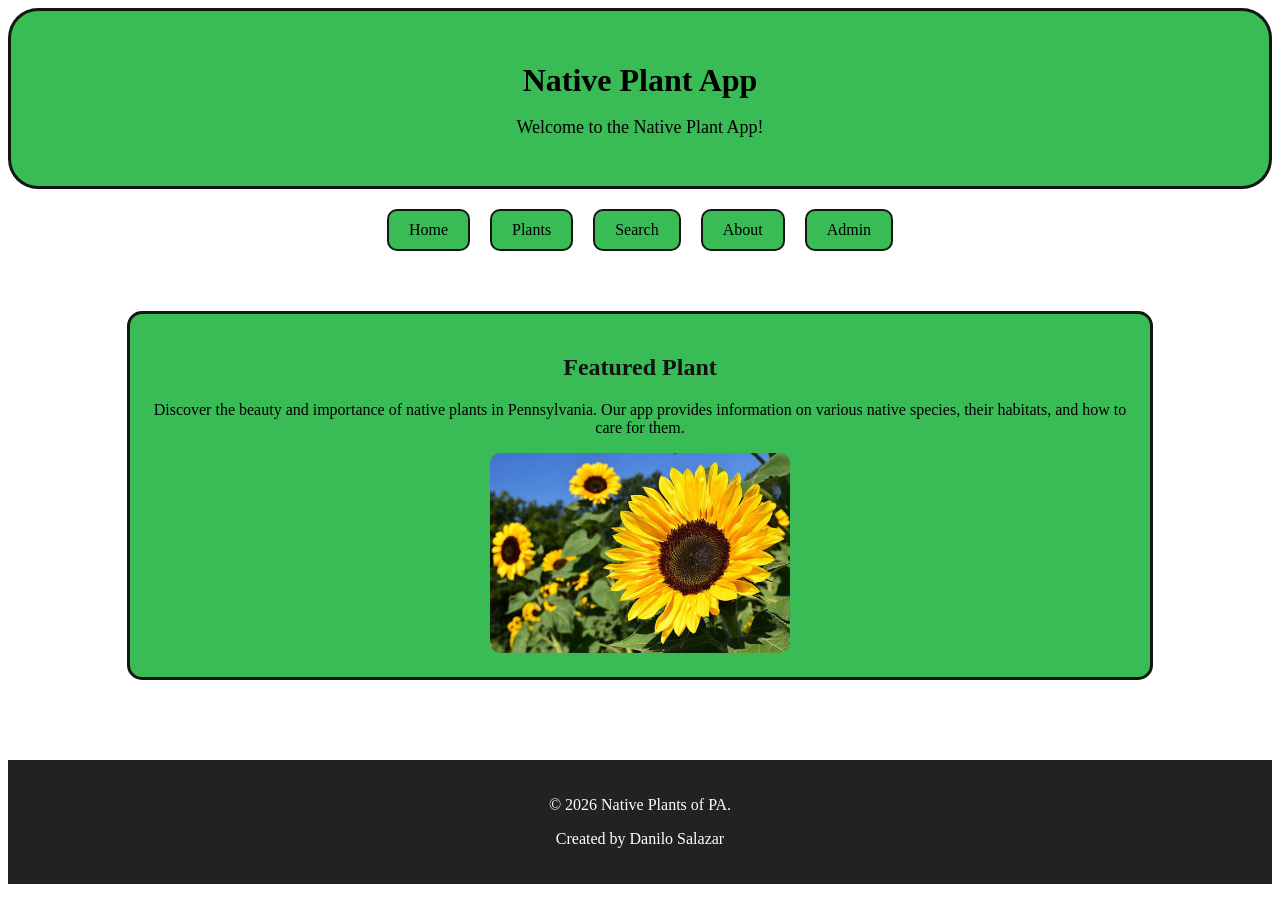
<file: Week 4/index.html>
<!DOCTYPE html>
<html lang="en">
<head>
    <meta charset="UTF-8">
    <meta name="viewport" content="width=device-width, initial-scale=1.0">
    <title>Home</title>
    <link rel="stylesheet" href="css/styles.css">
</head>
<body>
    <header id="main-header">
    <h1>Native Plant App</h1>
    <p>Welcome to the Native Plant App!</p>
    </header>
    <nav>
        <a href="index.html">Home</a>
        <a href="search.html">Plants</a>
        <a href="details.html">Search</a>
        <a href="about.html">About</a>
        <a href="admin.html">Admin</a>
    </nav>
    
    <main>
        <section class="featured-plant">
            <h2>Featured Plant</h2>
            <p>Discover the beauty and importance of native plants in Pennsylvania. Our app provides information on various native species, their habitats, and how to care for them.</p>
            <img src="images/sunflower3.jpg" alt="sunflower">
        </section>
    </main>
    <footer>
        <p>&copy; 2026 Native Plants of PA.</p>
        <p>Created by Danilo Salazar</p>
    </footer>
</body>
</html>
</file>
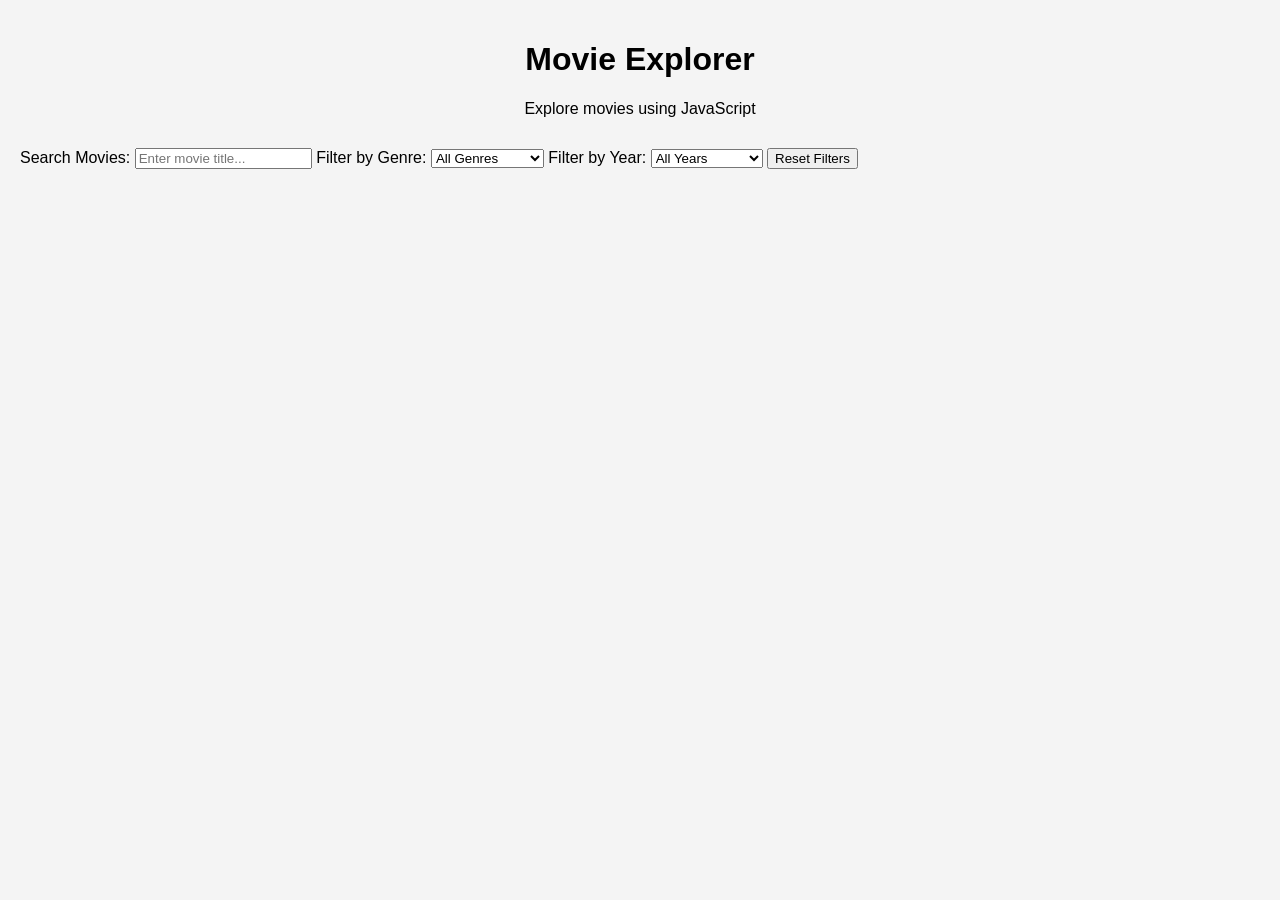
<file: Week 5/html/index.html>
<!DOCTYPE html>
<html lang="en">
<head>
    <meta charset="UTF-8">
    <meta name="viewport" content="width=device-width, initial-scale=1.0">
    <title>Movie Explorer</title>
    <!-- CSS Link -->
    <link rel="stylesheet" href="../css/styles.css">
    <script src="../js/script.js" defer></script>

</head>
<body>
    <header>
        <h1>Movie Explorer</h1>
        <p>Explore movies using JavaScript</p>
    </header>

    <main>
        <!--Part 2 Wednesday Code-->
        <section class="controls">
            <label for="search">Search Movies:</label>
            <input type="text" id="search" placeholder="Enter movie title...">

            <label for="genre-filter">Filter by Genre:</label>
            <select id="genre-filter">
                <option value="all">All Genres</option>
                <option value="Action">Action</option>
                <option value="Animation">Animation</option>
                <option value="Crime">Crime</option>
                <option value="Comedy">Comedy</option>
                <option value="Drama">Drama</option>
                <option value="Science Fiction">Science Fiction</option>
                <option value="Adventure">Adventure</option>
            </select>

            <label for="year-filter">Filter by Year:</label>
            <select id="year-filter">
                <option value="all">All Years</option>
                <option value="1990">Before 2000</option>
                <option value="2000">2000 and Later</option>
            </select>

            <button id="reset-button">Reset Filters</button>

        </section>


        <section id="movie-container"></section>
    </main>


    <!-- JavaScript Link -->
    <script src="../js/script.js"></script>

</body>
</html>
</file>
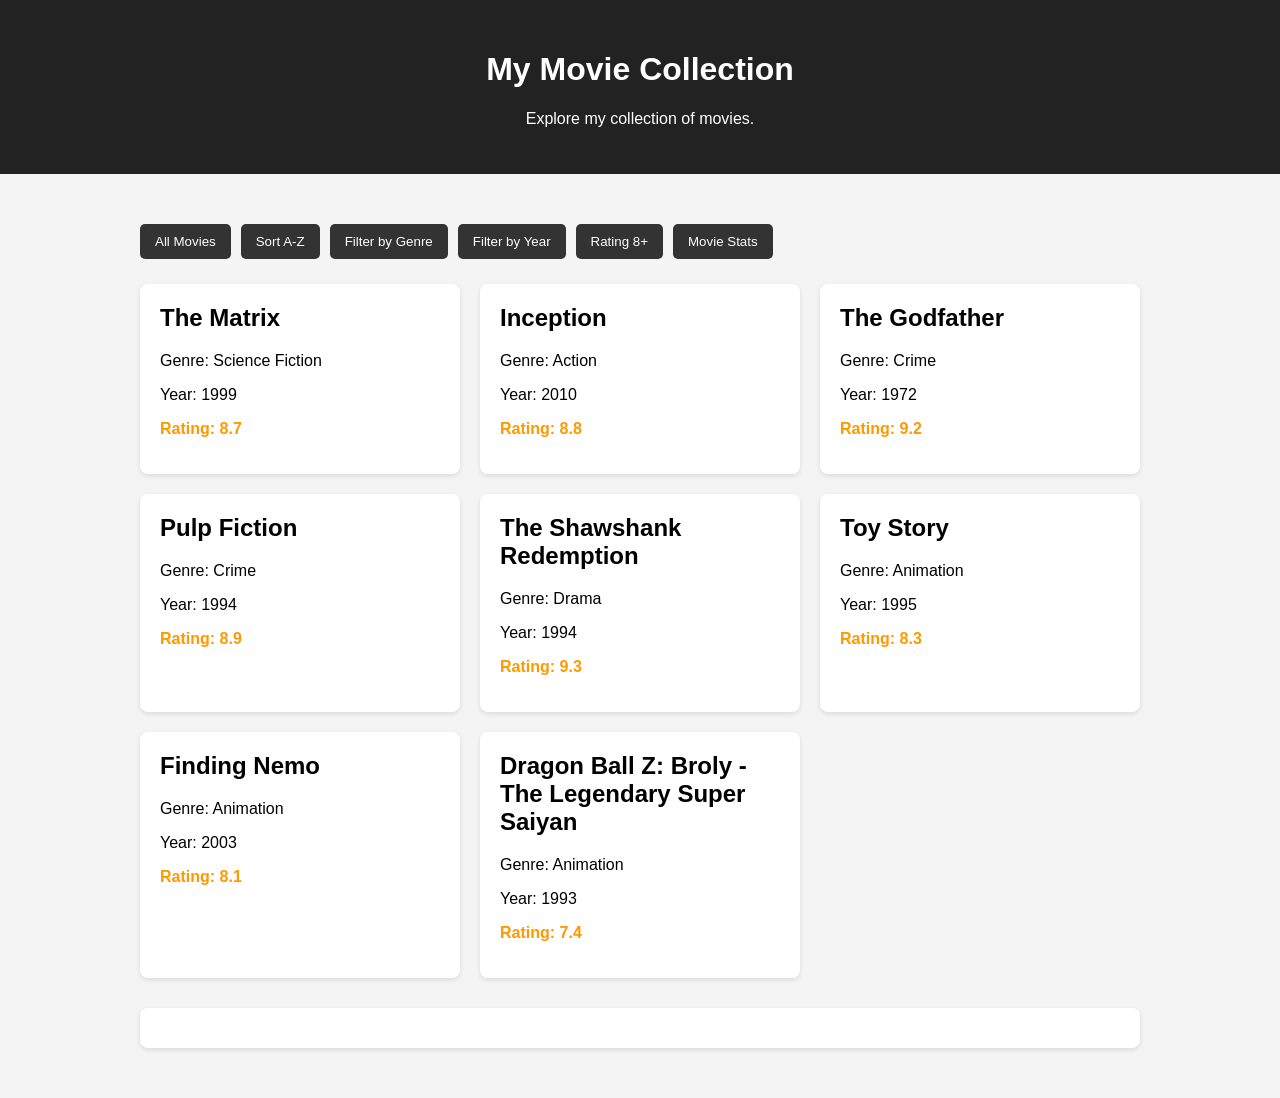
<file: Week 6/html/index.html>
<!DOCTYPE html>
<html lang="en">
<head>
    <meta charset="UTF-8">
    <meta name="viewport" content="width=device-width, initial-scale=1.0">
    <title>Movie Collection</title>
    <link rel="stylesheet" href="../styles.css/styles.css">
</head>
<body>

    <!--Header section-->
    <header>
        <h1>My Movie Collection</h1>
        <p>Explore my collection of movies.</p>
    </header>

    <!--Main section-->
    <main>
        <div class="buttons">
            <button onclick="showAllMovies()">All Movies</button>
            <button onclick="sortAlphabetically()">Sort A-Z</button>
            <button onclick="filterByGenre()">Filter by Genre</button>
            <button onclick="filterByYear()">Filter by Year</button>
            <button onclick="filterByRating()">Rating 8+</button>
            <button onclick="movieStats()">Movie Stats</button>
        </div>

        <div id="movieList"></div>
        <div id="stats"></div>

    </main>
    <script src="../js/script.js"></script>
</body>
</html>
</file>
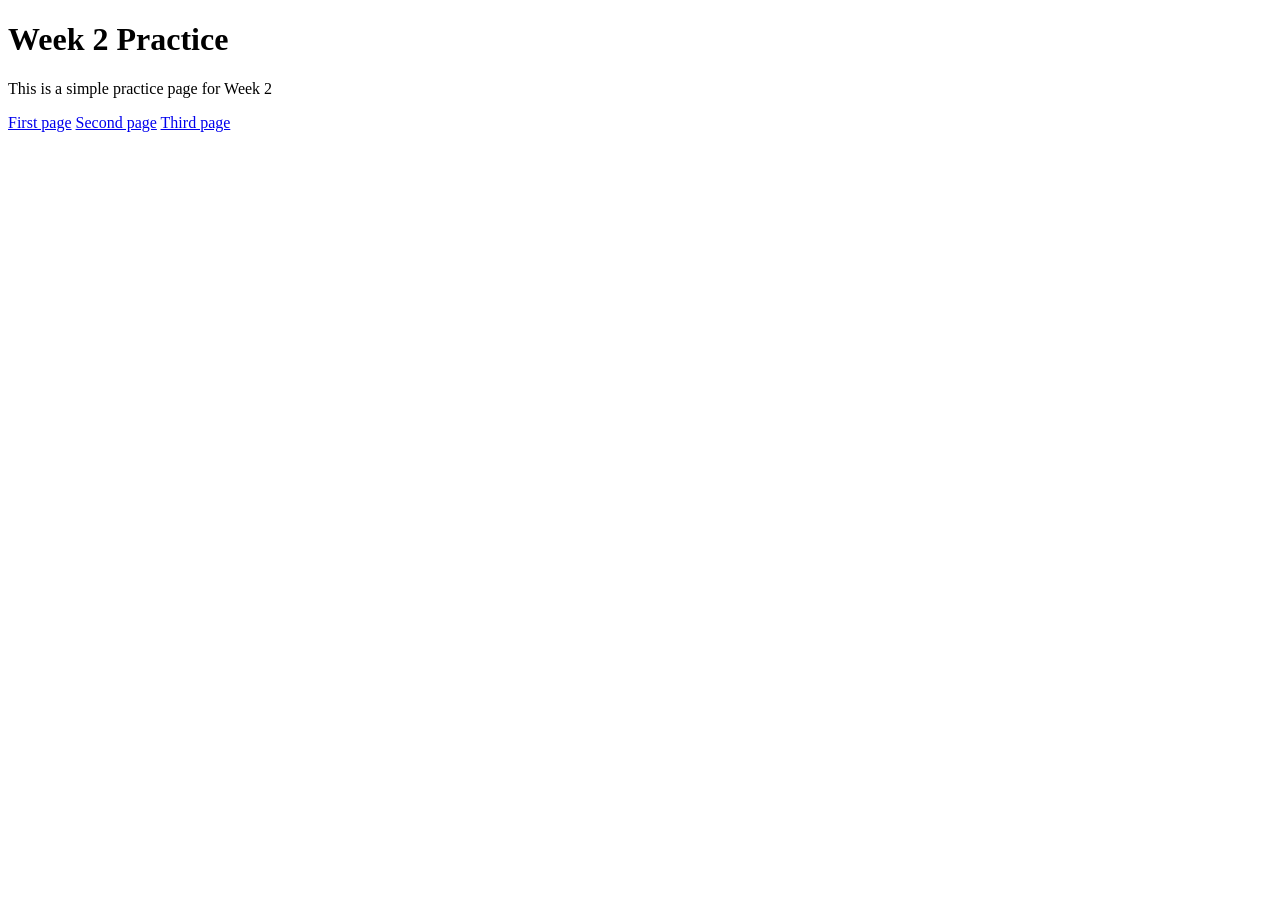
<file: about.html>
<!DOCTYPE html>
<html lang="en">
<head>
    <meta charset="UTF-8">
    <meta name="viewport" content="width=device-width, initial-scale=1.0">
    <title>About</title>
</head>
<body>

    <header>
        <h1>Week 2 Practice</h1>
        <p>This is a simple practice page for Week 2</p>
    </header>
    <!-- Nav Section -->
     <nav>
        <a href="Week2.html">First page</a>
        <a href="home.html">Second page</a>
        <a href="about.html">Third page</a>
     </nav>
     
</body>
</html>
</file>
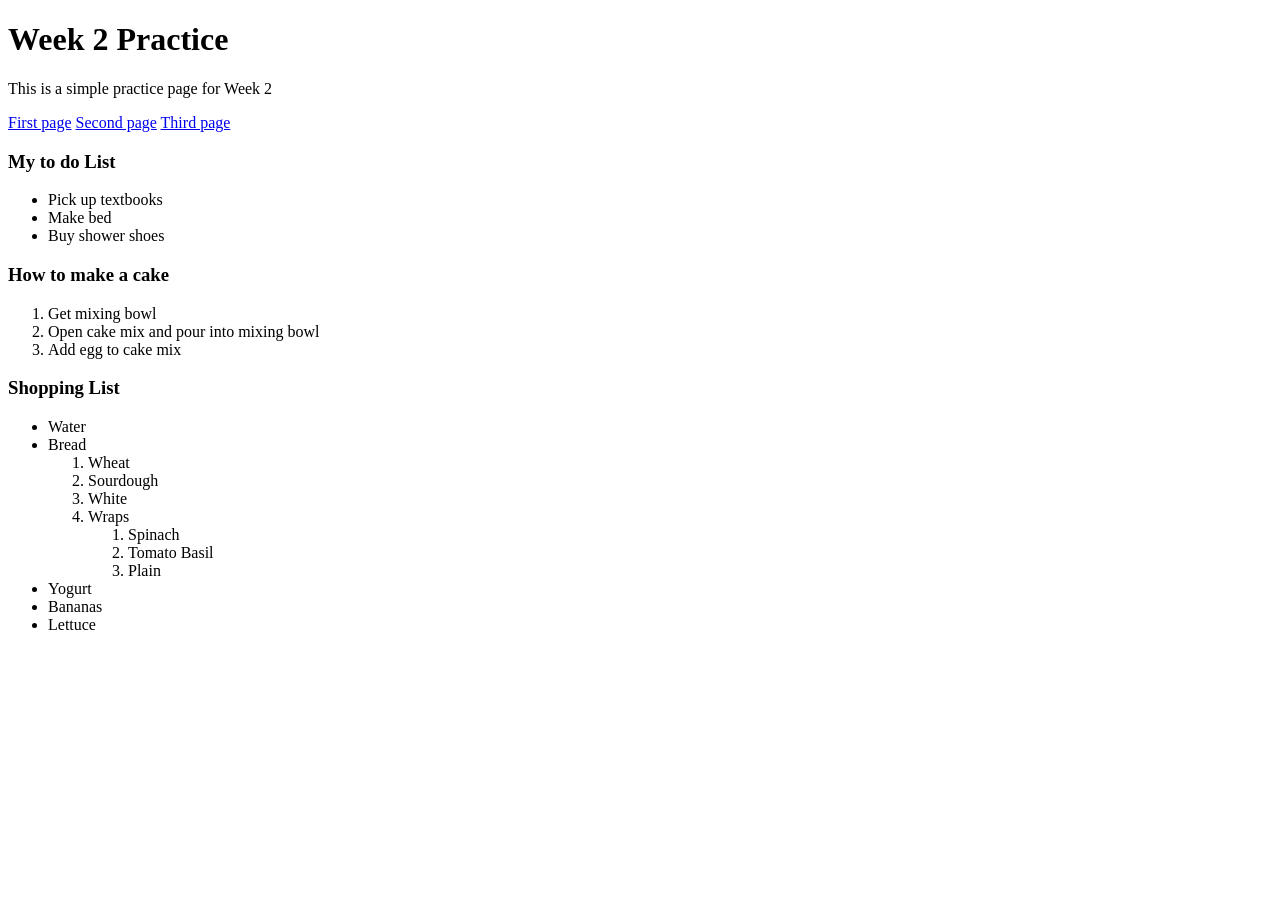
<file: home.html>
<!DOCTYPE html>
<html lang="en">
<head>
    <meta charset="UTF-8">
    <meta name="viewport" content="width=device-width, initial-scale=1.0">
    <title>Home</title>
</head>
<body>
    
    <header>
        <h1>Week 2 Practice</h1>
        <p>This is a simple practice page for Week 2</p>
    </header>
    <!-- Nav Section -->
     <nav>
        <a href="Week2.html">First page</a>
        <a href="home.html">Second page</a>
        <a href="about.html">Third page</a>
     </nav>    
    
     <!--Unordered List-->
    <h3>My to do List</h3>
    <ul>
        <li>Pick up textbooks</li>
        <li>Make bed</li>
        <li>Buy shower shoes</li>
    </ul>

    <!--Ordered List-->
    <h3>How to make a cake</h3>
    <ol>
        <li>Get mixing bowl</li>
        <li>Open cake mix and pour into mixing bowl</li>
        <li>Add egg to cake mix</li>
    </ol>

    <!--Nested ordered in unorder-->
    <h3>Shopping List</h3>
    <ul>
        <li>Water</li>
        <li>Bread</li>
        <ol>
            <li>Wheat</li>
            <li>Sourdough</li>
            <li>White</li>
            <li>Wraps</li>
                <ol>
                    <li>Spinach</li>
                    <li>Tomato Basil</li>
                    <li>Plain</li>
                </ol>
            </ol>

        <li>Yogurt</li>
        <li>Bananas</li>
        <li>Lettuce</li>
    </ul>

</body>
</html>
</file>
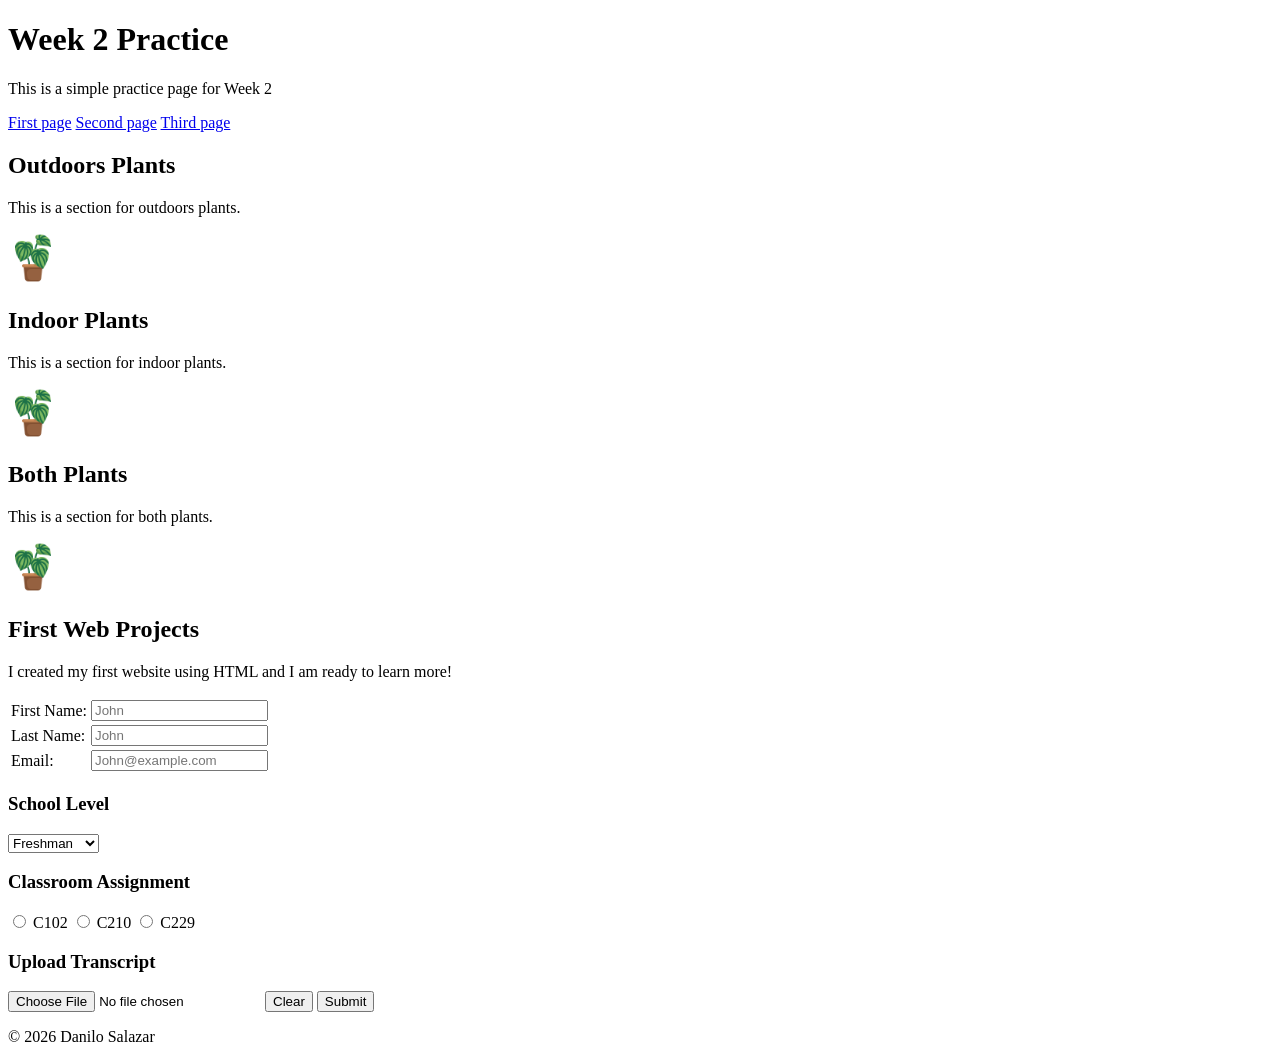
<file: Week2.html>
<!DOCTYPE html>
<html lang="en">
<head>
    <meta charset="UTF-8">
    <meta name="viewport" content="width=device-width, initial-scale=1.0">
    <title>Week 2 Practice</title>
</head>
<body>
    <!-- header section -->
    <header>
        <h1>Week 2 Practice</h1>
        <p>This is a simple practice page for Week 2</p>
    </header>
    <!-- Nav Section -->
     <nav>
        <a href="Week2.html">First page</a>
        <a href="home.html">Second page</a>
        <a href="about.html">Third page</a>
     </nav>

     <main>
        <section class="employees">
            <h2>Outdoors Plants</h2>
            <p>This is a section for outdoors plants.</p>
            <img src="peperromia.png" alt="Peperromia" width="50px" height="50px" id="employee1">

            <h2>Indoor Plants</h2>
            <p>This is a section for indoor plants.</p>
            <img src="peperromia.png" alt="Peperromia" width="50px" height="50px" id="employee2">

            <h2>Both Plants</h2>
            <p>This is a section for both plants.</p>
            <img src="peperromia.png" alt="Peperromia" width="50px" height="50px" id="employee3">

        </section>

        <article>
            <h2>First Web Projects</h2>
            <p>
                I created my first website using HTML and I am ready to learn more!
            </p>
        </article>

        <form action="about.html">
            <table>
                <tr>
                    <td>First Name:</td>
                    <td><input type="text" id="fName" placeholder="John"></td>
                </tr>

                <tr>
                    <td>Last Name:</td>
                    <td><input type="text" id="lName" placeholder="John"></td>
                </tr>

                <tr>
                    <td>Email:</td>
                    <td><input type="email" id="email" placeholder="John@example.com"></td>
                </tr>
            </table>

            <h3>School Level</h3>
            <select>
                <option>Freshman</option>
                <option>Sophomore</option>
                <option>Junior</option>
                <option>Senior</option>
            </select>
            <br />
        
            <h3>Classroom Assignment</h3>
            <input type="radio" id="C102" name="classroom" value="C102">
            <label>C102</label>
            <input type="radio" id="C210" name="classroom" value="C210">
            <label>C210</label>
            <input type="radio" id="C229" name="classroom" value="C229">
            <label>C229</label>

            <h3>Upload Transcript</h3>
            <input type="file" id="transcript" name="transcript">


            <button type="reset">Clear</button>
            <button type="submit">Submit</button>
        </form>

     </main>

     <footer>
        <p>&copy; 2026 Danilo Salazar</p>
     </footer>

</body>
</html>
</file>
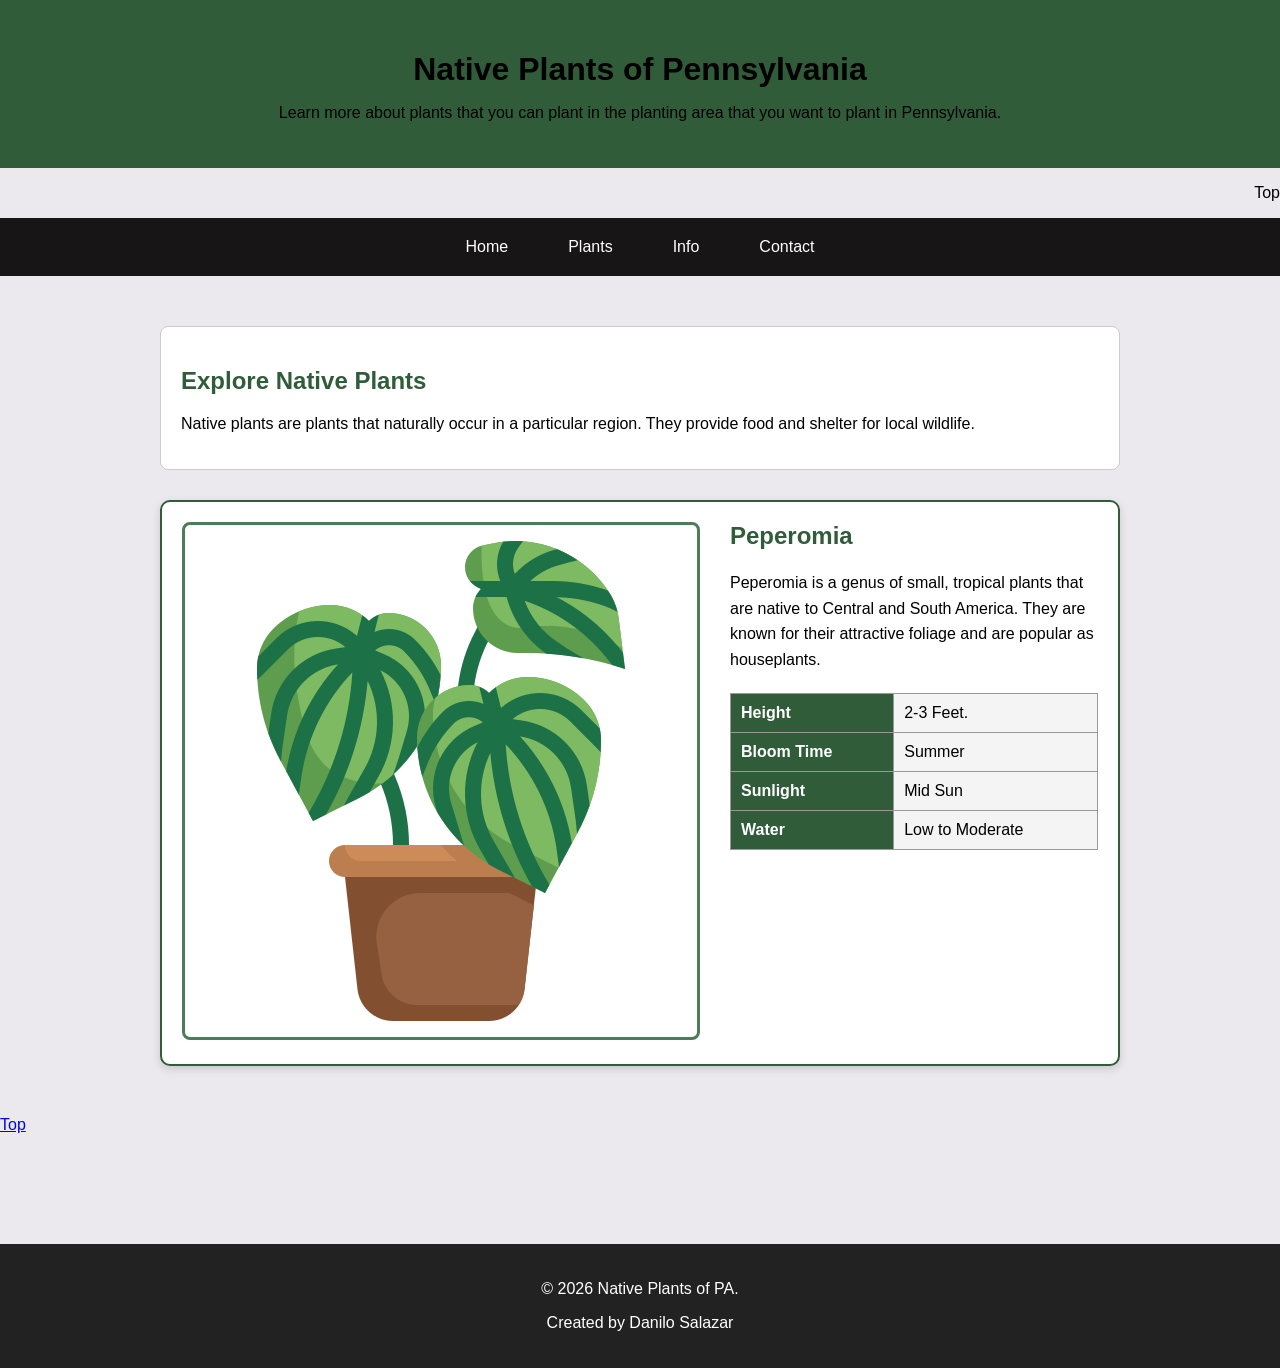
<file: Week3.html>
<!DOCTYPE html>
<html lang="en">
<head>
    <meta charset="UTF-8">
    <meta name="viewport" content="width=device-width, initial-scale=1.0">
    <title>Week 3 Concepts</title>
    <link rel="icon" type="image/x-icon" href="Images/favicon_io/favicon.ico">
    <link rel="stylesheet" href="styles.css">
</head>
<body>
    <!--Header-->
    <header id="main-header">
        <h1>Native Plants of Pennsylvania</h1>
        <p>Learn more about plants that you can plant in the planting area that you want to plant in Pennsylvania.</p>
    </header>
    <p id="top">Top</p>
    <!--Nav-->
    <!--Single Webpage, multiple sections-->
    <nav class="navbar">
        <a href="#home">Home</a>
        <a href="#plants">Plants</a>
        <a href="#info">Info</a>
        <a href="#contact">Contact</a>
    </nav>

    <!--Main Content-->
    <main id="home">
        <!--Page intro-->
        <section class="intro">
            <h2>Explore Native Plants</h2>
            <p>Native plants are plants that naturally occur in a particular region. 
                They provide food and shelter for local wildlife.</p>
        </section>
        <!--Plant Card-->
        <section id="plants" class="plant-grid">
            <article class="plant-card">
                <!--Image Section-->
                <div class="image-section">
                    <img src="peperromia.png" alt="Green leafy plant">
                </div>
                <div class="plant-info">
                    <h2>Peperomia</h2>
                    <p>Peperomia is a genus of small, tropical plants that are native to Central and South America. 
                        They are known for their attractive foliage and are popular as houseplants.</p>
                        <table id="info">
                            <tr>
                                <th>Height</th>
                                <td>2-3 Feet.</td>
                            </tr>
                            <tr>
                                <th>Bloom Time</th>
                                <td>Summer</td>
                            </tr>
                            <tr>
                                <th>Sunlight</th>
                                <td>Mid Sun</td>
                            </tr>
                            <tr>
                                <th>Water</th>
                                <td>Low to Moderate</td>
                            </tr>
                        </table>
                </div>
                

            </article>
        </section>
        
    </main>
    <!--Plant Card-->
    <!--Image Section-->

    <a href="#top">Top</a>
    <main>

    </main>
    <!--Footer-->
    <footer id="contact">
        <p>&copy; 2026 Native Plants of PA.</p>
        <p>Created by Danilo Salazar</p>
    </footer>
</body>
</html>
</file>
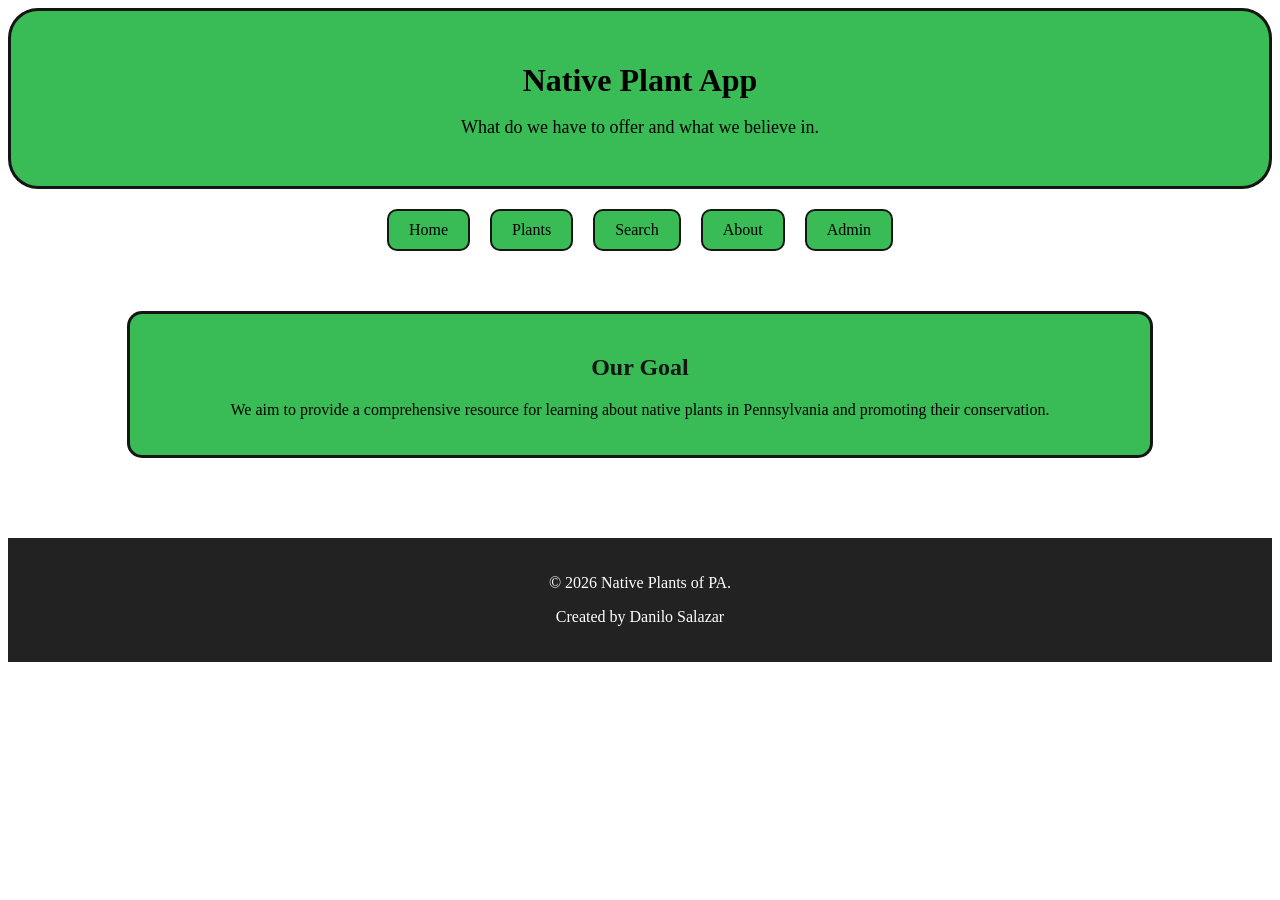
<file: Week 4/about.html>
<!DOCTYPE html>
<html lang="en">
<head>
    <meta charset="UTF-8">
    <meta name="viewport" content="width=device-width, initial-scale=1.0">
    <title>About</title>
    <link rel="stylesheet" href="css/styles.css">
</head>
<body>
    <header id="main-header">
        <h1>Native Plant App</h1>
        <p>What do we have to offer and what we believe in.</p>
    </header>
    <nav>
        <a href="index.html">Home</a>
        <a href="search.html">Plants</a>
        <a href="details.html">Search</a>
        <a href="about.html">About</a>
        <a href="admin.html">Admin</a>
    </nav>
    <main>
        <section class="about-box">
    <h2>Our Goal</h2>
    <p>We aim to provide a comprehensive resource for learning about native plants in Pennsylvania and promoting their conservation.</p>
    
        </section>
    </main>
    <footer>
        <p>&copy; 2026 Native Plants of PA.</p>
        <p>Created by Danilo Salazar</p>
    </footer>
</body>
</html>
</file>
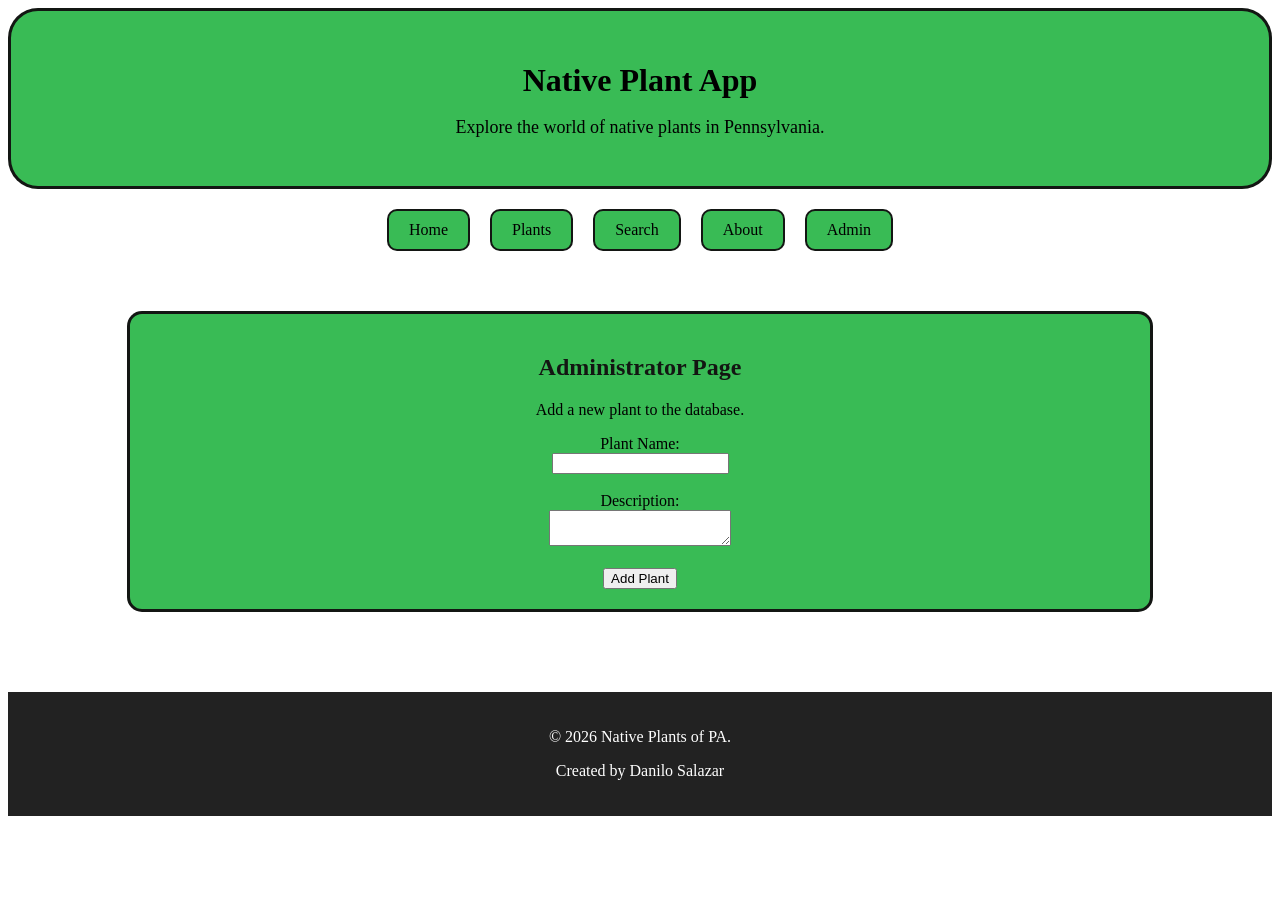
<file: Week 4/admin.html>
<!DOCTYPE html>
<html lang="en">
<head>
    <meta charset="UTF-8">
    <meta name="viewport" content="width=device-width, initial-scale=1.0">
    <title>Admin</title>
    <link rel="stylesheet" href="css/styles.css">
</head>
<body>
    <header id="main-header">
        <h1>Native Plant App</h1>
        <p>Explore the world of native plants in Pennsylvania.</p>
    </header>
    <nav>
        <a href="index.html">Home</a>
        <a href="search.html">Plants</a>
        <a href="details.html">Search</a>
        <a href="about.html">About</a>
        <a href="admin.html">Admin</a>
    </nav>
   <main>
    <section class="about-box">
        <h2>Administrator Page</h2>

        <p>Add a new plant to the database.</p>

        <form>
            <label for="plant-name">Plant Name:</label><br>
            <input type="text" id="plant-name"><br><br>

            <label for="description">Description:</label><br>
            <textarea id="description"></textarea><br><br>

            <button type="submit">Add Plant</button>
        </form>
    </section>
</main>
    
    <footer>
        <p>&copy; 2026 Native Plants of PA.</p>
        <p>Created by Danilo Salazar</p>
    </footer>

</body>
</html>
</file>
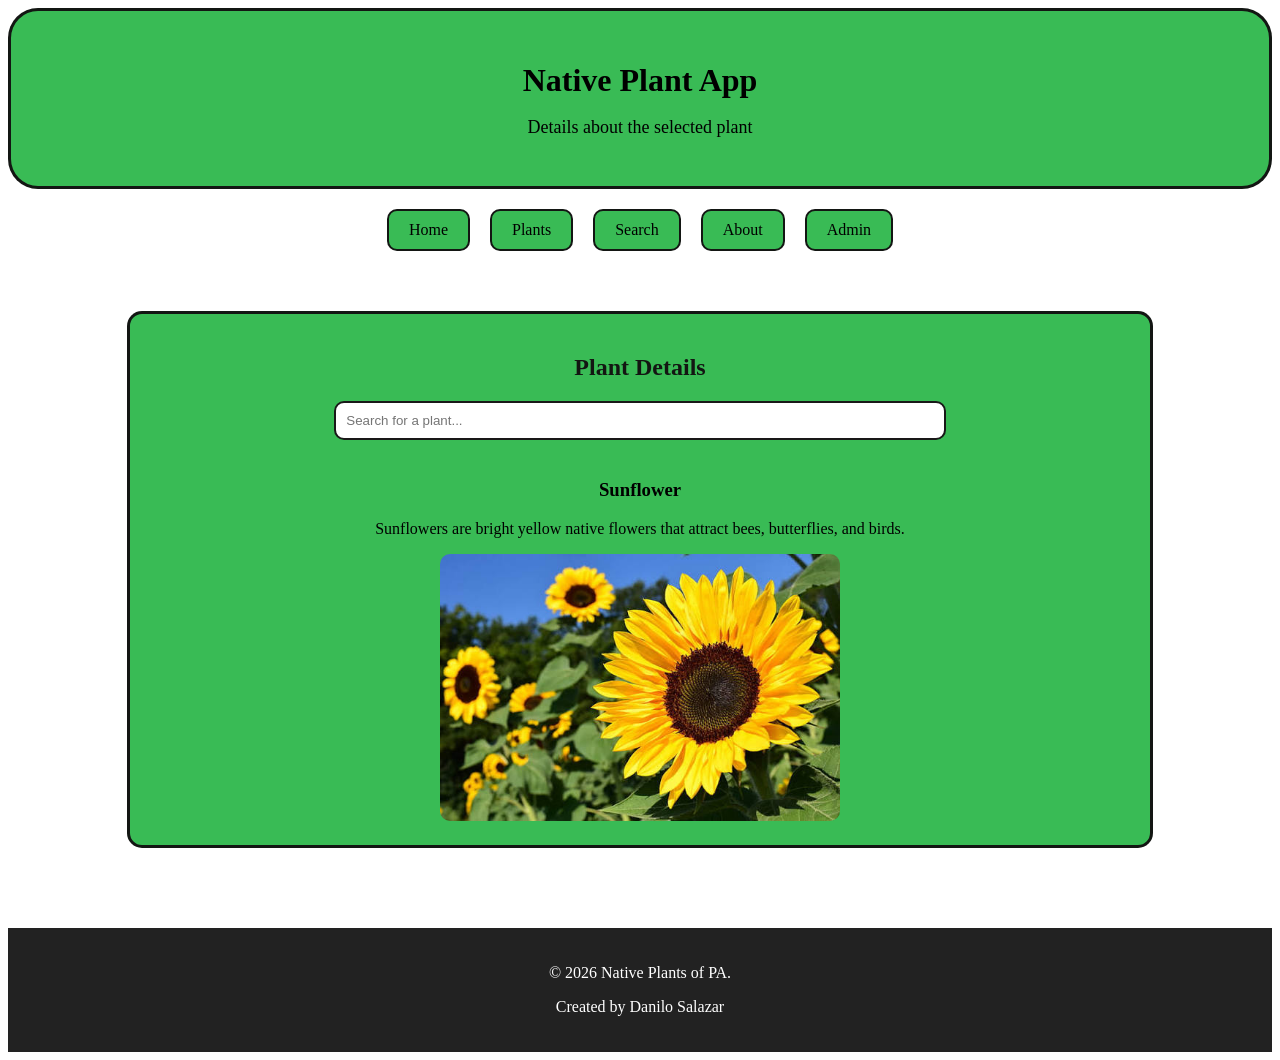
<file: Week 4/details.html>
<!DOCTYPE html>
<html lang="en">
<head>
    <meta charset="UTF-8">
    <meta name="viewport" content="width=device-width, initial-scale=1.0">
    <title>Details</title>
    <link rel="stylesheet" href="css/styles.css">
</head>
<body>
    <header id="main-header">
        <h1>Native Plant App</h1>
        <p>Details about the selected plant</p>
    </header>
    <nav>
        <a href="index.html">Home</a>
        <a href="search.html">Plants</a>
        <a href="details.html">Search</a>
        <a href="about.html">About</a>
        <a href="admin.html">Admin</a>
    </nav>
<main>

    <section class="details-box">

        <h2>Plant Details</h2>

        <input type="text" placeholder="Search for a plant...">

        <h3>Sunflower</h3>

        <p>
            Sunflowers are bright yellow native flowers that attract
            bees, butterflies, and birds.
        </p>

        <img src="images/sunflower3.jpg" alt="Sunflower">
    </section>

</main>
    <footer>
        <p>&copy; 2026 Native Plants of PA.</p>
        <p>Created by Danilo Salazar</p>
    </footer>
</body>
</html>
</file>
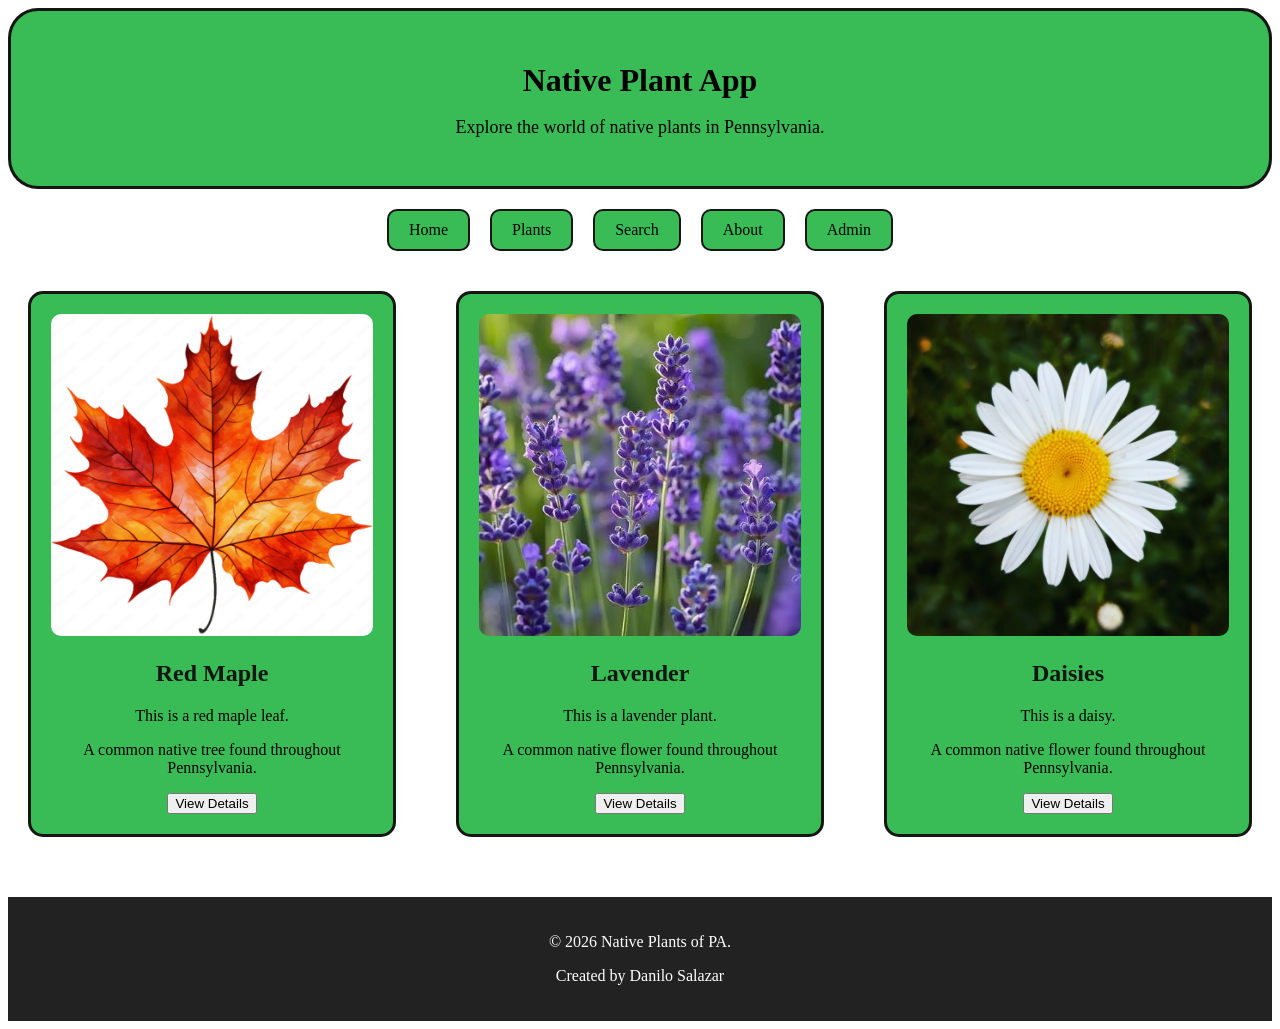
<file: Week 4/search.html>
<!DOCTYPE html>
<html lang="en">
<head>
    <meta charset="UTF-8">
    <meta name="viewport" content="width=device-width, initial-scale=1.0">
    <title>Plants</title>
    <link rel="stylesheet" href="css/styles.css">
</head>
<body>
    <header id="main-header">
        <h1>Native Plant App</h1>
        <p>Explore the world of native plants in Pennsylvania.</p>
    </header>
    <nav>
        <a href="index.html">Home</a>
        <a href="search.html">Plants</a>
        <a href="details.html">Search</a>
        <a href="about.html">About</a>
        <a href="admin.html">Admin</a>
    </nav>

    <div class="plant-container">
        <div class="plant-card">
            <img src="images/mapleleaf.jpg" alt="Red Maple">
            <h2>Red Maple</h2>
            <p>This is a red maple leaf.</p>
            <p>A common native tree found throughout Pennsylvania.</p>
            <button>View Details</button>
        </div>
        <div class="plant-card">
            <img src="images/lavender.jpg" alt="Lavender">
            <h2>Lavender</h2>
            <p>This is a lavender plant.</p>
            <p>A common native flower found throughout Pennsylvania.</p>
            <button>View Details</button>
        </div>
        <div class="plant-card">
            <img src="images/daisies.jpg" alt="Daisies">
            <h2>Daisies</h2>
            <p>This is a daisy.</p>
            <p>A common native flower found throughout Pennsylvania.</p>
            <button>View Details</button>
        </div>
    </div>

    <footer>
        <p>&copy; 2026 Native Plants of PA.</p>
        <p>Created by Danilo Salazar</p>
    </footer>
</body>
</html>
</file>
<file: Week 4/css/styles.css>
#main-header {
    background-color: #39bb55;
    text-align: center;
    padding: 30px;
    margin: 0;
    border: 3px solid #121111f7;
    border-radius: 30px;
}

#main-header h1 {
    margin-bottom: 15px;
}

#main-header p {
    font-size: 18px;
    color: #000000;
}
nav {
    display: flex;
    gap: 20px;
}

nav a {
    text-decoration: none;
}

.plant-card {
background-color: #39bb55;
text-align: center;
padding: 20px;
margin: 20px;
border: 3px solid #121111f7;
border-radius: 15px;
}

.plant-card img {
    width: 100%;
    border-radius: 10px;
}

.plant-container {
    display: grid;
    grid-template-columns: repeat(3, 1fr);
    gap: 20px;
}

main {
    padding: 20px;
}

h2 {
    color: #121111f7;
}

main img {
    max-width: 400px;
    width: 100%;
    border-radius: 10px;
}

.plant-card h3 {
    margin-top: 0;
    color: #39bb55;
}

nav a:hover {
    color: #39bb55;
}

footer {
    background-color: #222;
    color: white;
    text-align: center;
    padding: 20px;
    margin-top: 40px;
}

nav {
    display: flex;
    justify-content: center;
    gap: 20px;
    margin: 20px 0;
}

nav a {
    text-decoration: none;
    color: black;
    background-color: #39bb55;
    padding: 10px 20px;
    border: 2px solid #121111f7;
    border-radius: 10px;
}

nav a:hover {
    background-color: #2f9c47;
    color: white;
}

.featured-plant {
    background-color: #39bb55;
    text-align: center;
    padding: 20px;
    margin: 20px auto;
    border: 3px solid #121111f7;
    border-radius: 15px;
    width: 80%;
}

.featured-plant h2 {
    color: rgb(20, 18, 18);
}

.featured-plant p {
    color: black;
}

.featured-plant img {
    width: 300px;
    max-width: 100%;
    border-radius: 10px;
}

.about-box {
    background-color: #39bb55;
    text-align: center;
    padding: 20px;
    margin: 20px auto;
    border: 3px solid #121111f7;
    border-radius: 15px;
    width: 80%;
}

.details-box {
    background-color: #39bb55;
    text-align: center;
    padding: 20px;
    margin: 20px auto;
    border: 3px solid #121111f7;
    border-radius: 15px;
    width: 80%;
}

.details-box input {
    width: 60%;
    padding: 10px;
    border: 2px solid #121111f7;
    border-radius: 10px;
    margin-bottom: 20px;
}

img {
max-width: 100%;
height: auto;
}

@media(max-width: 768px){
    .plant-container {
        grid-template-columns: 1fr;
    }
    nav {
        flex-direction: column;
    }
}
</file>
<file: Week 5/css/styles.css>
body {
    font-family: Arial, sans-serif;
    margin: 0;
    padding: 20px;
    background-color: #f4f4f4;
}
header {
    text-align: center;
    margin-bottom: 30px;
}
#movie-container {
    display: grid;
    grid-template-columns: repeat(3, 1fr);
    gap: 20px;
}

.movie-card {
    background-color: white;
    padding: 20px;
    border-radius: 5px;
    box-shadow: 0 2px 5px rgba(0, 0, 0, 0.1);
}

.movie-card h2 {
    color: #333;
}

@media (max-width: 768px) {
    #movie-container {
        grid-template-columns: 1fr;
    }
}
</file>
<file: Week 6/styles.css/styles.css>
body {
    font-family: Arial, sans-serif;
    background-color: #f4f4f4;
    margin: 0;
    padding: 0;
}

header {
    background-color: #222;
    color: white;
    text-align: center;
    padding: 30px;
}

main {
    max-width: 1000px;
    margin: 30px auto;
    padding: 20px;
}

.buttons {
    display: flex;
    gap: 10px;
    flex-wrap: wrap;
    margin-bottom: 25px;
}

button {
    padding: 10px 15px;
    border: none;
    border-radius: 5px;
    background-color: #333;
    color: white;
    cursor: pointer;
}

button:hover {
    background-color: #555;
}

#movieList {
    display: grid;
    grid-template-columns: repeat(auto-fill, minmax(250px, 1fr));
    gap: 20px;
}

.movie {
    background-color: white;
    padding: 20px;
    border-radius: 8px;
    box-shadow: 0 2px 5px rgba(0, 0, 0, 0.1);
}

.movie h2 {
    margin-top: 0;
}

.rating {
    font-weight: bold;
    color: #ff9900;
}

#stats {
    background-color: white;
    margin-top: 30px;
    padding: 20px;
    border-radius: 8px;
    box-shadow: 0 2px 5px rgba(0, 0, 0, 0.1);
}
</file>
<file: styles.css>
* {
    box-sizing: border-box;
}

body {
    margin: 0;
    padding: 0;
    font-family: Arial, Helvetica, sans-serif;
    background-color: rgb(235, 233, 238);
    color: rgb(0, 0, 0);

}

/* header */
#main-header {
    background-color: #315c3a;
    text-align: center;
    padding: 30px;
    margin: 0;
}

#main-header h1 {
    margin-bottom: 10px;
}

.navbar {
    background-color: rgb(23, 21, 21);
    display: flex;
    justify-content: center;
    gap: 30px;
    padding: 10px;
}

.navbar a {
    color: white;
    text-decoration: none;
    padding: 10px 15px;
}

.navbar a:hover {
    background-color: #333;
}

/*main*/
main {
    max-width: 1000px;
    margin: 30px auto;
    padding: 20px;
}
.intro {
    background-color: white;
    border: 1px solid #ccc;
    border-radius: 8px;
    padding: 20px;
    margin-bottom: 30px;
}

.intro h2 {
    color: #315c3a;
}

.plant-grid {
    display: grid;
    grid-template-columns: 1fr;
    gap: 20px;
}

.plant-card {
    background-color: white;
    border: 2px solid #315c3a;
    border-radius: 10px;

    padding: 20px;

    display: flex;
    gap: 30px;
    box-shadow: 0 3px 8px rgba(0, 0, 0, 0.15);
}
image-section {
    flex: 1;
}

.image-section img {
    width: 100%;
    height: auto;

    border: 3px solid #4d7c59;
    border-radius: 8px;
}

.plant-info {
    flex: 1;
}

.plant-info h2 {
    color: #315c3a;
    margin-top: 0;
}

.plant-info p {
    line-height: 1.6;
}

table {
    width: 100%;
    border-collapse: collapse;
    margin-top: 20px;
}

th, td {
    border: 1px solid #999;
    padding: 10px;
    text-align: left;
}

th {
    background-color: #315c3a;
    color: white;
}

td {
    background-color: #f4f4f4;
}

footer {
    background-color: #222;
    color: white;
    text-align: center;
    padding: 20px;
    margin-top: 40px;
}

/* Responsive css for mobile devices */
@media (max-width: 480px) {
    #main-header {
        padding: 20px 10 px;
    }

    #main-header h1 {
        font-size: 24px;
    }

    .navbar {
        flex-direction: column;
        align-items: center;
    }
    .navbar a {
        width: 100%;
        text-align: center;
    }
    main {
        margin: 10px;
        padding: 10px;
    }
    .plant-card {
        padding: 15px;
    }
    table {
        font-size: 14px;
    }
}
#top {
    display: flex;
    justify-content: right;
}
</file>
